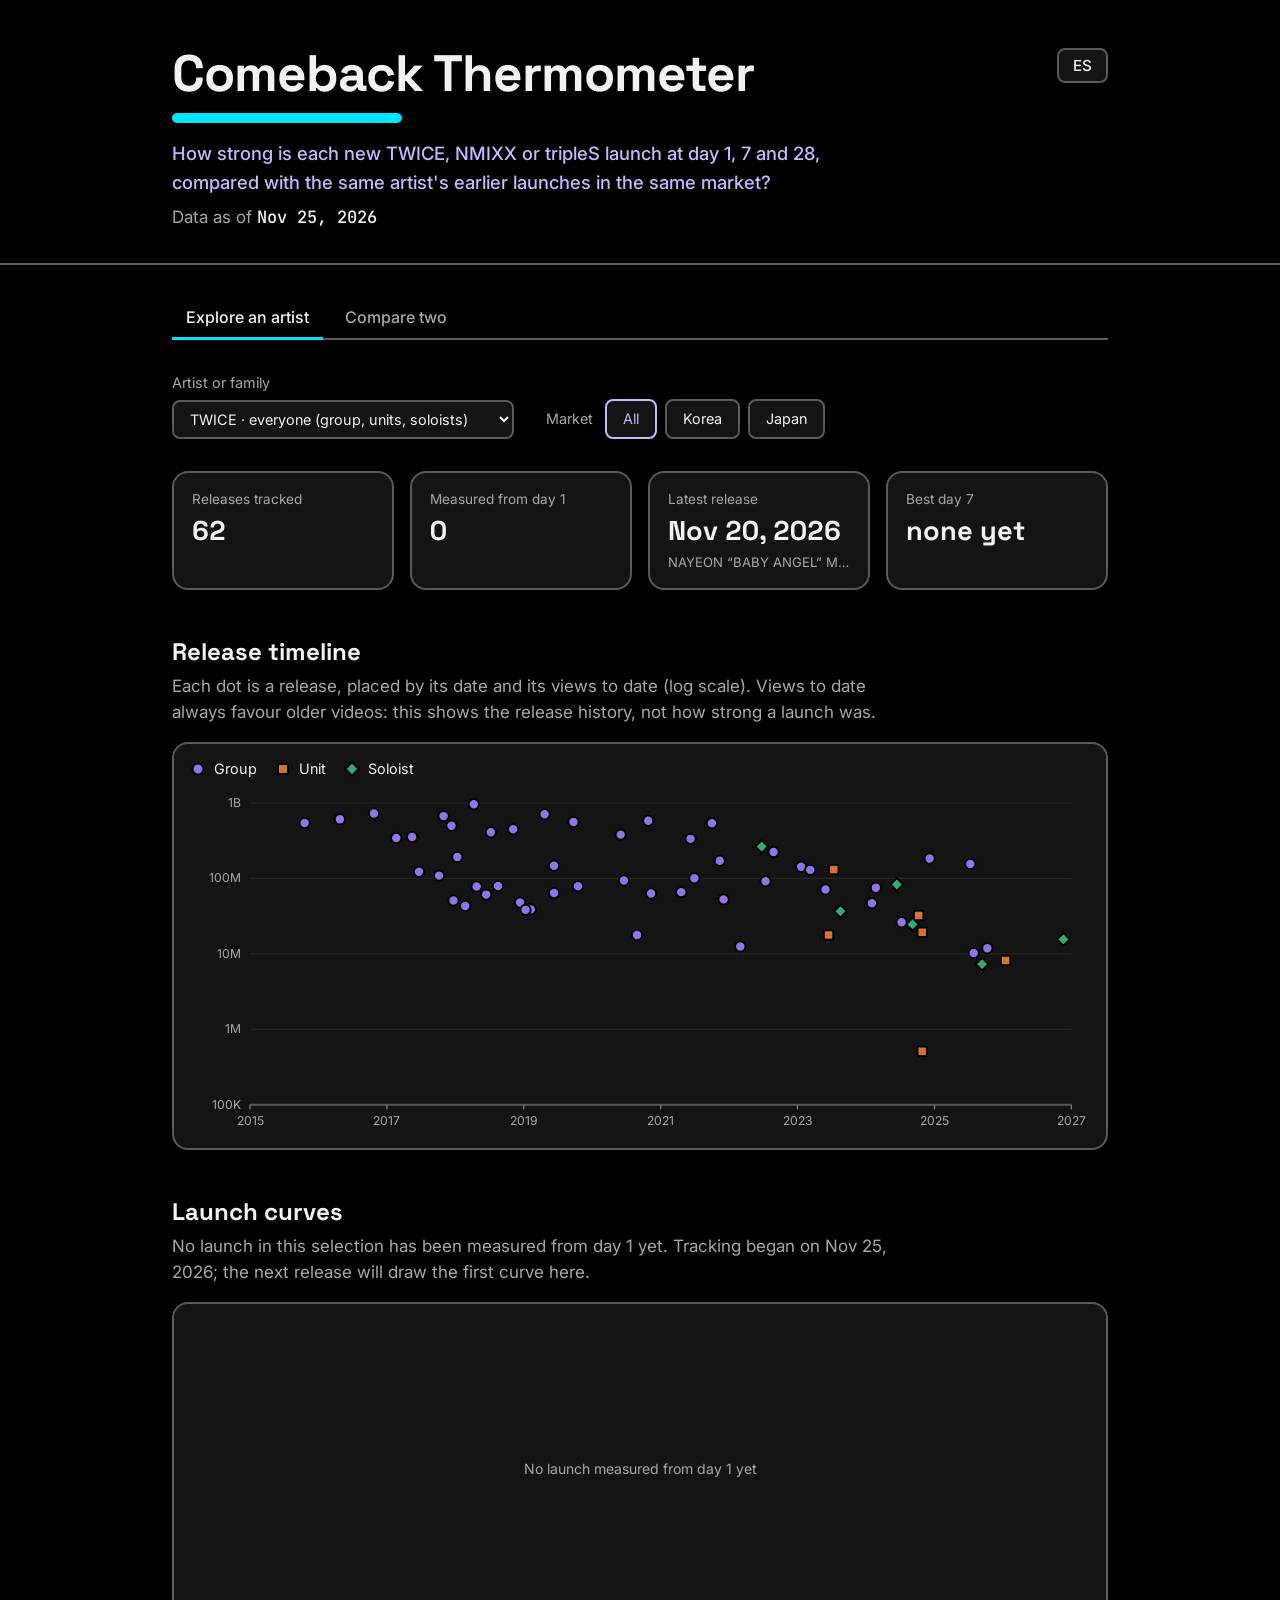
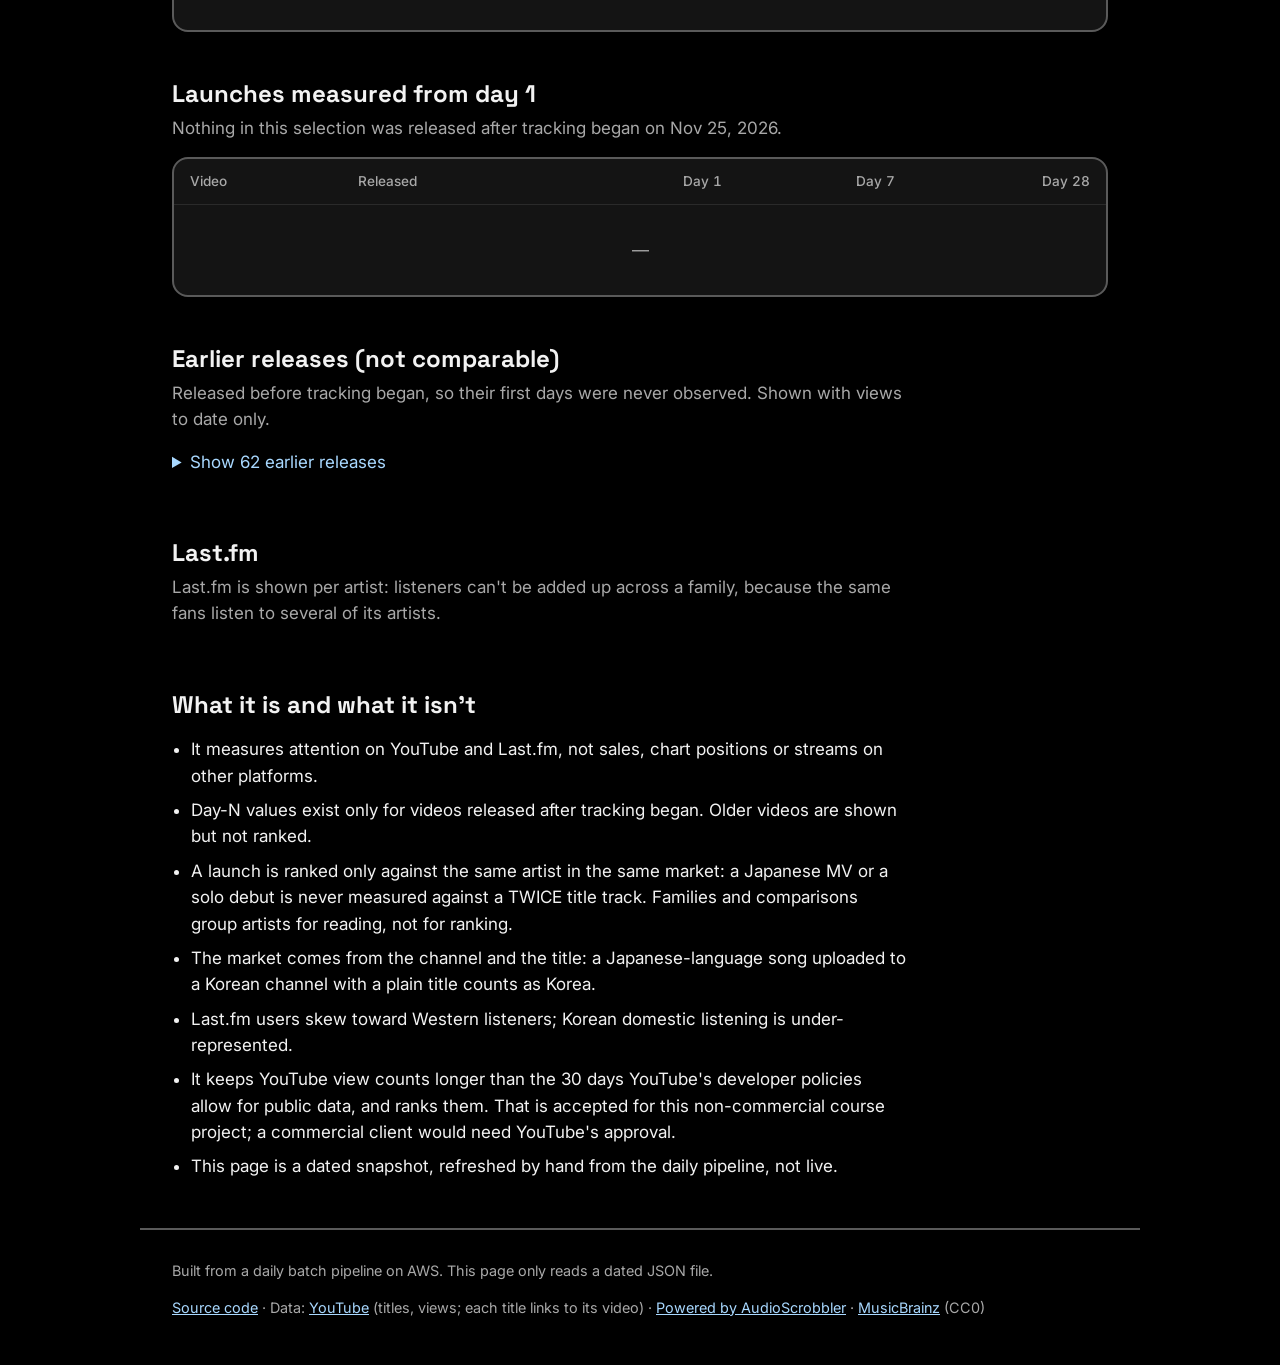
<file: index.html>
<!doctype html>
<html lang="en">
<head>
  <meta charset="utf-8">
  <meta name="viewport" content="width=device-width, initial-scale=1">
  <title>Comeback Thermometer</title>
  <meta name="description" content="How strong is each new TWICE, NMIXX or tripleS launch at day 1, 7 and 28, compared with the same artist's earlier launches in the same market?">
  <link rel="preconnect" href="https://fonts.googleapis.com">
  <link rel="preconnect" href="https://fonts.gstatic.com" crossorigin>
  <link rel="stylesheet" href="https://fonts.googleapis.com/css2?family=Space+Grotesk:wght@700&family=Inter:wght@400;500&family=JetBrains+Mono:wght@500&display=swap">
  <link rel="stylesheet" href="style.css">
</head>
<body>
  <header class="top">
    <div class="wrap">
      <div class="title-row">
        <h1 data-i18n="title">Comeback Thermometer</h1>
        <button id="lang" type="button" class="lang" aria-label="Español">ES</button>
      </div>
      <p class="question" data-i18n="question"></p>
      <p class="asof"><span data-i18n="asof"></span> <strong id="snapshot-date">…</strong></p>
    </div>
  </header>

  <main class="wrap">
    <nav class="tabs" role="tablist" aria-label="View">
      <button type="button" role="tab" id="tab-explore" aria-selected="true" aria-controls="explore" data-i18n="tab_explore"></button>
      <button type="button" role="tab" id="tab-compare" aria-selected="false" aria-controls="compare" data-i18n="tab_compare"></button>
    </nav>

    <section class="controls" aria-label="Filters">
      <label id="pick-a-wrap">
        <span data-i18n="artist"></span>
        <select id="pick-a"></select>
      </label>
      <label id="pick-b-wrap" hidden>
        <span data-i18n="versus"></span>
        <select id="pick-b"></select>
      </label>
      <div class="market" role="radiogroup" aria-labelledby="market-label">
        <span id="market-label" data-i18n="market"></span>
        <button type="button" role="radio" data-market="all" aria-checked="true" data-i18n="all_markets"></button>
        <button type="button" role="radio" data-market="kr" aria-checked="false" data-i18n="kr"></button>
        <button type="button" role="radio" data-market="jp" aria-checked="false" data-i18n="jp"></button>
      </div>
    </section>

    <div id="explore" role="tabpanel" aria-labelledby="tab-explore">
      <section aria-label="Summary"><div class="tiles" id="tiles"></div></section>

      <section aria-labelledby="timeline-title">
        <h2 id="timeline-title" data-i18n="timeline_title"></h2>
        <p class="note" data-i18n="timeline_note"></p>
        <div class="chart-card">
          <ul class="legend" id="timeline-legend"></ul>
          <div class="chart" id="timeline"></div>
        </div>
      </section>

      <section aria-labelledby="curves-title">
        <h2 id="curves-title" data-i18n="curves_title"></h2>
        <p class="note" id="curves-note"></p>
        <div class="chart-card" id="curves-card">
          <ul class="legend" id="curves-legend"></ul>
          <div class="chart" id="curves"></div>
        </div>
      </section>

      <section aria-labelledby="ranked-title">
        <h2 id="ranked-title" data-i18n="ranked_title"></h2>
        <p class="note" id="ranked-note"></p>
        <div class="table-wrap">
          <table id="ranked">
            <thead>
              <tr>
                <th scope="col" data-i18n="col_video"></th>
                <th scope="col" data-i18n="col_released"></th>
                <th scope="col" class="num" data-i18n="col_d1"></th>
                <th scope="col" class="num" data-i18n="col_d7"></th>
                <th scope="col" class="num" data-i18n="col_d28"></th>
              </tr>
            </thead>
            <tbody></tbody>
          </table>
        </div>
      </section>

      <section aria-labelledby="earlier-title">
        <h2 id="earlier-title" data-i18n="earlier_title"></h2>
        <p class="note" data-i18n="earlier_note"></p>
        <details class="table-details">
          <summary id="earlier-summary"></summary>
          <div class="table-wrap">
            <table id="earlier">
              <thead>
                <tr>
                  <th scope="col" data-i18n="col_video"></th>
                  <th scope="col" data-i18n="col_released"></th>
                  <th scope="col" class="num" data-i18n="col_age"></th>
                  <th scope="col" class="num" data-i18n="col_views"></th>
                </tr>
              </thead>
              <tbody></tbody>
            </table>
          </div>
        </details>
      </section>

      <section aria-labelledby="lastfm-title">
        <h2 id="lastfm-title" data-i18n="lastfm_title"></h2>
        <dl class="stats" id="lastfm"></dl>
        <p class="note source-link" id="lastfm-link"></p>
      </section>
    </div>

    <div id="compare" role="tabpanel" aria-labelledby="tab-compare" hidden>
      <section aria-label="Comparison"><div class="versus" id="versus"></div></section>

      <section aria-labelledby="peryear-title">
        <h2 id="peryear-title" data-i18n="peryear_title"></h2>
        <p class="note" data-i18n="peryear_note"></p>
        <div class="chart-card">
          <ul class="legend" id="peryear-legend"></ul>
          <div class="chart" id="peryear"></div>
        </div>
        <details class="table-details">
          <summary data-i18n="as_table"></summary>
          <div class="table-wrap"><table id="peryear-table"></table></div>
        </details>
      </section>

      <section aria-labelledby="overlay-title">
        <h2 id="overlay-title" data-i18n="overlay_title"></h2>
        <p class="note" data-i18n="timeline_note"></p>
        <div class="chart-card">
          <ul class="legend" id="overlay-legend"></ul>
          <div class="chart" id="overlay"></div>
        </div>
      </section>
    </div>

    <section aria-labelledby="scope-title" class="scope">
      <h2 id="scope-title" data-i18n="scope_title"></h2>
      <ul id="scope"></ul>
    </section>
  </main>

  <div class="tooltip" id="tooltip" role="status" hidden></div>

  <footer class="wrap foot">
    <p data-i18n="footer_data"></p>
    <p>
      <a href="https://github.com/dataengileb/kpop-comeback-thermometer" data-i18n="footer_repo"></a> ·
      <span data-i18n="footer_sources"></span>
      <a href="https://www.youtube.com/">YouTube</a> (<span data-i18n="footer_youtube"></span>) ·
      <a href="https://www.last.fm/">Powered by AudioScrobbler</a> ·
      <a href="https://musicbrainz.org/">MusicBrainz</a> (CC0)
    </p>
  </footer>

  <script src="charts.js"></script>
  <script src="app.js"></script>
</body>
</html>
</file>
<file: style.css>
/* "Neón sobre Negro" design system: pure black, soft white ink, pastels to organise,
   one neon for what matters. Tokens are copied as-is; type sizes are scaled for screens. */
:root {
  --bg: #000000;
  --surface-raised: #141414;
  --line: #5a5a5a;
  --ink: #f2f2f2;
  --ink-muted: #a8a8a8;
  --pastel-lavanda: #c9b8ff;
  --pastel-menta: #b5f2d0;
  --pastel-durazno: #ffc9a8;
  --pastel-cielo: #a8d8ff;
  --neon-cian: #00e5ff;
  --neon-lima: #b6ff3b;
  --neon-rosa: #ff4fb0;
  --font-display: "Space Grotesk", "Segoe UI", system-ui, sans-serif;
  --font-sans: "Inter", "Segoe UI", system-ui, sans-serif;
  --font-mono: "JetBrains Mono", Consolas, monospace;
  --space-2: 16px;
  --space-4: 32px;
  --space-6: 48px;
  --radius-sm: 8px;
  --radius-md: 16px;
  color-scheme: dark;
}

* { box-sizing: border-box; }

body {
  margin: 0;
  background: var(--bg);
  color: var(--ink);
  font: 400 17px/1.55 var(--font-sans);
}

a { color: var(--pastel-cielo); }
a:focus-visible, button:focus-visible, select:focus-visible { outline: 2px solid var(--neon-cian); outline-offset: 3px; }

.wrap { max-width: 1000px; margin: 0 auto; padding: 0 var(--space-4); }

/* Header: title with the one neon highlighter bar; the snapshot date is the key fact. */
.top { padding: var(--space-6) 0 var(--space-4); border-bottom: 2px solid var(--line); }
.title-row { display: flex; align-items: flex-start; justify-content: space-between; gap: var(--space-2); }
h1 {
  margin: 0; font: 700 clamp(2rem, 5vw, 3.2rem)/1 var(--font-display); letter-spacing: -0.02em;
}
h1::after {
  content: ""; display: block; width: 4.5em; height: 10px; margin-top: 14px;
  background: var(--neon-cian); border-radius: var(--radius-sm);
}
.question { margin: var(--space-2) 0 8px; max-width: 44rem; font-size: 1.15rem; font-weight: 500; color: var(--pastel-lavanda); }
.asof { margin: 0; color: var(--ink-muted); }
.asof strong { color: var(--ink); font-family: var(--font-mono); font-weight: 500; }

.lang {
  background: var(--surface-raised); color: var(--ink); border: 2px solid var(--line);
  border-radius: var(--radius-sm); padding: 6px 14px; font: 500 0.95rem var(--font-sans); cursor: pointer;
}
.lang:hover { border-color: var(--pastel-lavanda); }

/* Filters */
.controls { display: flex; flex-wrap: wrap; gap: var(--space-2) var(--space-4); align-items: end; margin: var(--space-4) 0 0; }
.controls label { display: grid; gap: 6px; color: var(--ink-muted); font-size: 0.9rem; }
select {
  background: var(--surface-raised); color: var(--ink); border: 2px solid var(--line);
  border-radius: var(--radius-sm); padding: 8px 12px; font: inherit; min-width: 240px;
}
.market { display: flex; align-items: center; gap: 8px; color: var(--ink-muted); font-size: 0.9rem; }
.market span { margin-right: 4px; }
.market button {
  background: var(--surface-raised); color: var(--ink); border: 2px solid var(--line);
  border-radius: var(--radius-sm); padding: 7px 16px; font: inherit; cursor: pointer;
}
.market button[aria-checked="true"] { border-color: var(--pastel-lavanda); color: var(--pastel-lavanda); }
.market button:disabled { opacity: 0.4; cursor: not-allowed; }

/* Sections and tables */
h2 { font: 700 1.5rem/1.2 var(--font-display); margin: var(--space-6) 0 6px; }
.note { color: var(--ink-muted); margin: 0 0 var(--space-2); max-width: 46rem; }

.table-wrap { overflow-x: auto; border: 2px solid var(--line); border-radius: var(--radius-md); background: var(--surface-raised); }
table { width: 100%; border-collapse: collapse; }
th, td { padding: 12px 16px; text-align: left; border-bottom: 1px solid #2a2a2a; vertical-align: top; }
th { color: var(--ink-muted); font-weight: 500; font-size: 0.85rem; }
tbody tr:last-child td { border-bottom: 0; }
.num { text-align: right; font-variant-numeric: tabular-nums; white-space: nowrap; }
td.empty { color: var(--ink-muted); text-align: center; padding: var(--space-4); }
td a { color: var(--ink); text-decoration-color: var(--line); text-underline-offset: 3px; }
td a:hover { color: var(--pastel-cielo); }
.rank { display: block; font-size: 0.82rem; color: var(--pastel-lavanda); }
.rank-first { color: var(--neon-lima); }
.dup { display: block; color: var(--ink-muted); font-size: 0.82rem; }

/* Last.fm cards */
.stats { display: grid; grid-template-columns: repeat(auto-fit, minmax(220px, 1fr)); gap: var(--space-2); margin: 0; }
.stats div { background: var(--surface-raised); border: 2px solid var(--line); border-radius: var(--radius-md); padding: 18px 20px; }
.stats dt { color: var(--ink-muted); font-size: 0.9rem; }
.stats dd { margin: 6px 0 0; font: 700 1.9rem/1.1 var(--font-display); font-variant-numeric: tabular-nums; }
.stats small { display: block; margin-top: 4px; color: var(--pastel-menta); font: 400 0.85rem var(--font-sans); }

.scope ul { padding-left: 1.2rem; max-width: 46rem; }
.scope li { margin: 8px 0; }

.foot { border-top: 2px solid var(--line); margin-top: var(--space-6); padding-top: var(--space-2); padding-bottom: var(--space-4); color: var(--ink-muted); font-size: 0.9rem; }

@media (max-width: 600px) {
  .wrap { padding: 0 var(--space-2); }
  select { min-width: 0; width: 100%; }
  .controls label { flex: 1 1 100%; }
  th, td { padding: 10px 12px; }
}

/* View tabs */
.tabs { display: flex; gap: 8px; margin-top: var(--space-4); border-bottom: 2px solid var(--line); }
.tabs button {
  background: none; border: 0; border-bottom: 3px solid transparent; margin-bottom: -2px;
  color: var(--ink-muted); font: 500 1rem var(--font-sans); padding: 10px 14px; cursor: pointer;
}
.tabs button[aria-selected="true"] { color: var(--ink); border-bottom-color: var(--neon-cian); }

/* Summary tiles */
.tiles { display: grid; grid-template-columns: repeat(auto-fit, minmax(190px, 1fr)); gap: var(--space-2); margin-top: var(--space-4); }
.tile { background: var(--surface-raised); border: 2px solid var(--line); border-radius: var(--radius-md); padding: 16px 18px; min-width: 0; }
.tile-label { margin: 0; color: var(--ink-muted); font-size: 0.85rem; }
.tile-value { margin: 6px 0 0; font: 700 1.7rem/1.1 var(--font-display); font-variant-numeric: tabular-nums; }
.tile-sub { margin: 6px 0 0; color: var(--ink-muted); font-size: 0.82rem; overflow: hidden; text-overflow: ellipsis; white-space: nowrap; }

/* Charts */
.chart-card { background: var(--surface-raised); border: 2px solid var(--line); border-radius: var(--radius-md); padding: 14px 16px 6px; }
.chart-svg { display: block; width: 100%; height: auto; font-family: var(--font-sans); }
.chart-svg .hit { cursor: pointer; outline: none; }
.chart-svg .hit:focus-visible { stroke: var(--neon-cian); stroke-width: 2; }
.legend { list-style: none; display: flex; flex-wrap: wrap; gap: 6px 18px; margin: 0 0 6px; padding: 0; color: var(--ink); font-size: 0.9rem; }
.legend li { display: flex; align-items: center; gap: 8px; }
.tooltip {
  position: fixed; z-index: 10; max-width: 320px; pointer-events: none;
  background: var(--surface-raised); border: 2px solid var(--line); border-radius: var(--radius-sm);
  padding: 8px 12px; font-size: 0.85rem; color: var(--ink-muted);
}
.tooltip p { margin: 2px 0; }
.tooltip .tip-title { color: var(--ink); font-weight: 500; }

/* Tables */
.meta { display: block; color: var(--ink-muted); font-size: 0.82rem; margin-top: 2px; }
.table-details { margin-top: var(--space-2); }
.table-details summary { cursor: pointer; color: var(--pastel-cielo); margin-bottom: var(--space-2); }

/* Compare */
.versus { display: grid; grid-template-columns: 1fr 1fr; gap: var(--space-4); margin-top: var(--space-4); }
.side h3 { display: flex; align-items: center; gap: 10px; margin: 0; font: 700 1.3rem var(--font-display); }
.side .tiles { margin-top: var(--space-2); grid-template-columns: 1fr 1fr; }
.side-key { width: 14px; height: 14px; border-radius: 3px; display: inline-block; }
.caveat { grid-column: 1 / -1; margin: 0; }

@media (max-width: 760px) {
  .versus { grid-template-columns: 1fr; }
}

[hidden] { display: none !important; }
.source-link { margin: var(--space-2) 0 0; }
</file>
